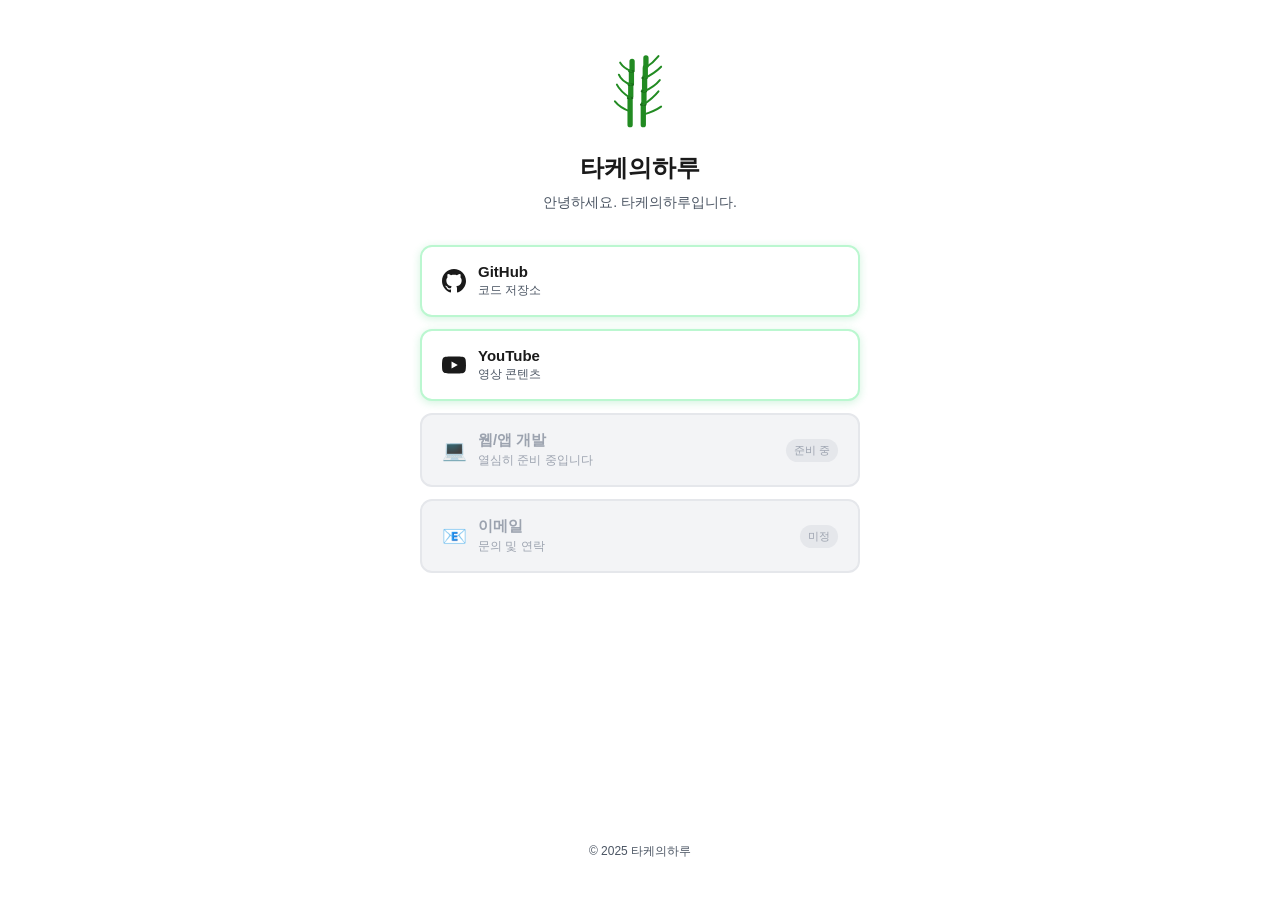
<file: index.html>
<!DOCTYPE html>
<html lang="ko">
<head>
    <meta charset="UTF-8">
    <meta name="viewport" content="width=device-width, initial-scale=1.0">
    <title>타케의하루</title>
    <link rel="icon" type="image/svg+xml" href="assets/logo.svg">
    <link rel="stylesheet" href="style.css">
</head>
<body>
    <div class="container">
        <!-- 프로필 섹션 -->
        <div class="profile">
            <div class="avatar">
                <img src="assets/logo.svg" alt="타케의하루 로고">
            </div>
            <h1 class="name">타케의하루</h1>
            <p class="bio">안녕하세요. 타케의하루입니다.</p>
        </div>

        <!-- 링크 섹션 -->
        <div class="links" id="links-container">
            <!-- links.js에서 동적으로 생성됨 -->
        </div>

        <footer>
            <p>© 2025 타케의하루</p>
        </footer>
    </div>

    <script src="links.js"></script>
</body>
</html>
</file>
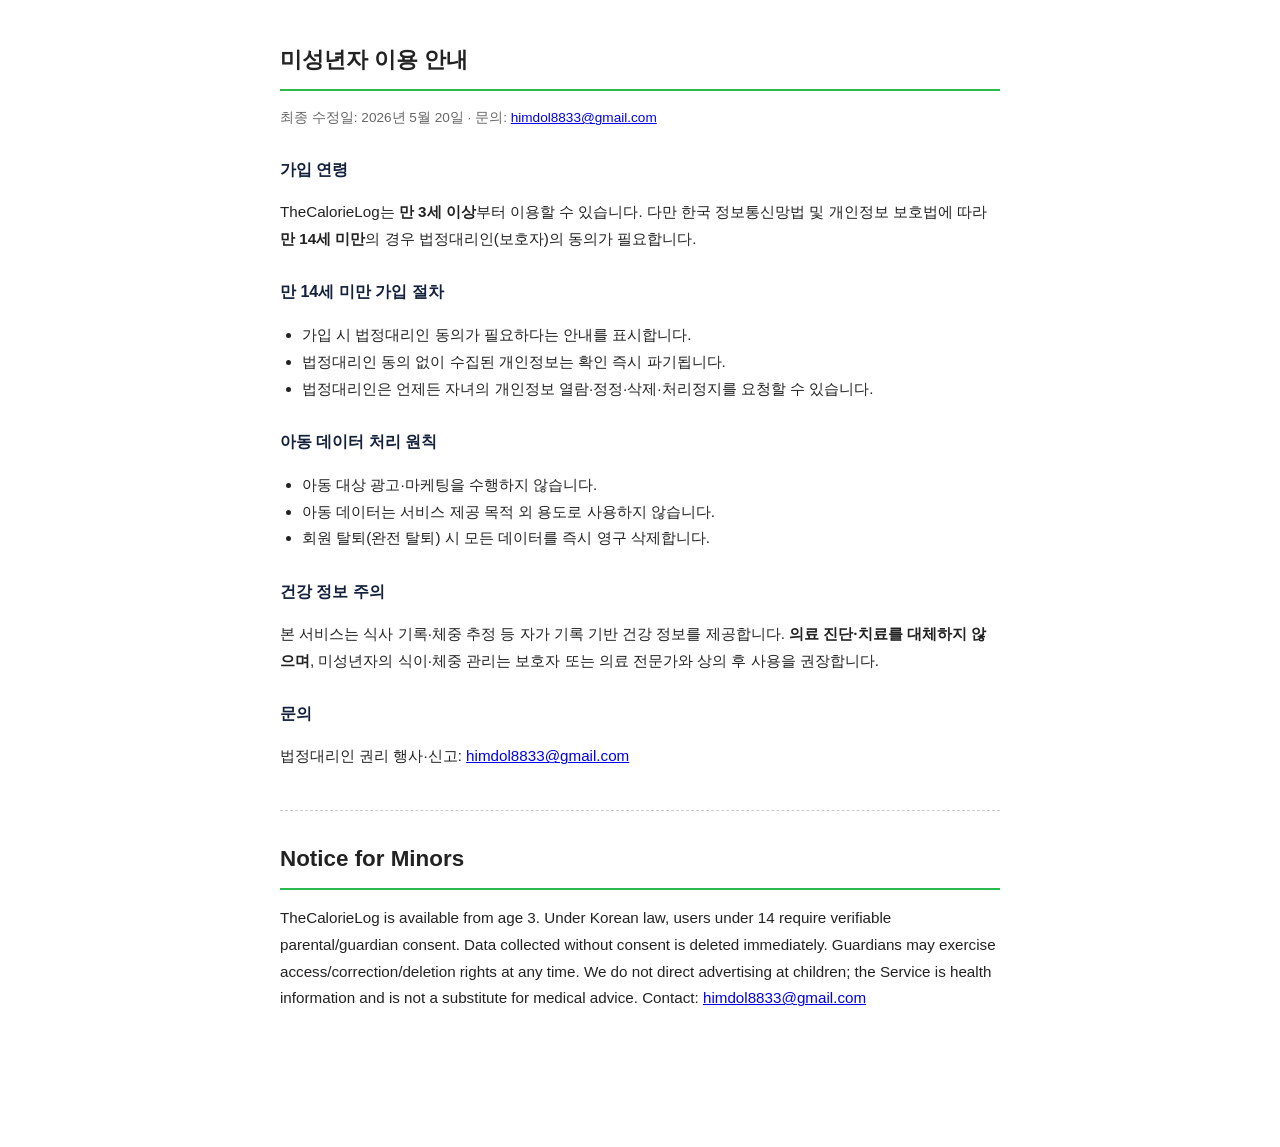
<file: children-privacy.html>
<!DOCTYPE html>
<html lang="ko">
<head>
  <meta charset="UTF-8">
  <meta name="viewport" content="width=device-width, initial-scale=1.0">
  <title>TheCalorieLog 미성년자 안내 · Notice for Minors</title>
  <style>
    body { font-family: -apple-system, BlinkMacSystemFont, 'Segoe UI', sans-serif; max-width: 720px; margin: 40px auto; padding: 0 22px 80px; color: #222; line-height: 1.75; }
    h1 { font-size: 1.4rem; border-bottom: 2px solid #2ABA4E; padding-bottom: 10px; }
    h2 { font-size: 1.0rem; margin-top: 26px; color: #14213D; }
    p, li { font-size: 0.95rem; }
    ul { padding-left: 22px; }
    .meta { color: #666; font-size: 0.85rem; margin-bottom: 20px; }
    hr.sep { border: none; border-top: 1px dashed #CCC; margin: 40px 0 28px; }
  </style>
</head>
<body>

  <h1>미성년자 이용 안내</h1>
  <p class="meta">최종 수정일: 2026년 5월 20일 · 문의: <a href="mailto:himdol8833@gmail.com">himdol8833@gmail.com</a></p>

  <h2>가입 연령</h2>
  <p>TheCalorieLog는 <strong>만 3세 이상</strong>부터 이용할 수 있습니다. 다만 한국 정보통신망법 및 개인정보 보호법에 따라 <strong>만 14세 미만</strong>의 경우 법정대리인(보호자)의 동의가 필요합니다.</p>

  <h2>만 14세 미만 가입 절차</h2>
  <ul>
    <li>가입 시 법정대리인 동의가 필요하다는 안내를 표시합니다.</li>
    <li>법정대리인 동의 없이 수집된 개인정보는 확인 즉시 파기됩니다.</li>
    <li>법정대리인은 언제든 자녀의 개인정보 열람·정정·삭제·처리정지를 요청할 수 있습니다.</li>
  </ul>

  <h2>아동 데이터 처리 원칙</h2>
  <ul>
    <li>아동 대상 광고·마케팅을 수행하지 않습니다.</li>
    <li>아동 데이터는 서비스 제공 목적 외 용도로 사용하지 않습니다.</li>
    <li>회원 탈퇴(완전 탈퇴) 시 모든 데이터를 즉시 영구 삭제합니다.</li>
  </ul>

  <h2>건강 정보 주의</h2>
  <p>본 서비스는 식사 기록·체중 추정 등 자가 기록 기반 건강 정보를 제공합니다. <strong>의료 진단·치료를 대체하지 않으며</strong>, 미성년자의 식이·체중 관리는 보호자 또는 의료 전문가와 상의 후 사용을 권장합니다.</p>

  <h2>문의</h2>
  <p>법정대리인 권리 행사·신고: <a href="mailto:himdol8833@gmail.com">himdol8833@gmail.com</a></p>

  <hr class="sep">

  <h1>Notice for Minors</h1>
  <p>TheCalorieLog is available from age 3. Under Korean law, users under 14 require verifiable parental/guardian consent. Data collected without consent is deleted immediately. Guardians may exercise access/correction/deletion rights at any time. We do not direct advertising at children; the Service is health information and is not a substitute for medical advice. Contact: <a href="mailto:himdol8833@gmail.com">himdol8833@gmail.com</a></p>

</body>
</html>
</file>
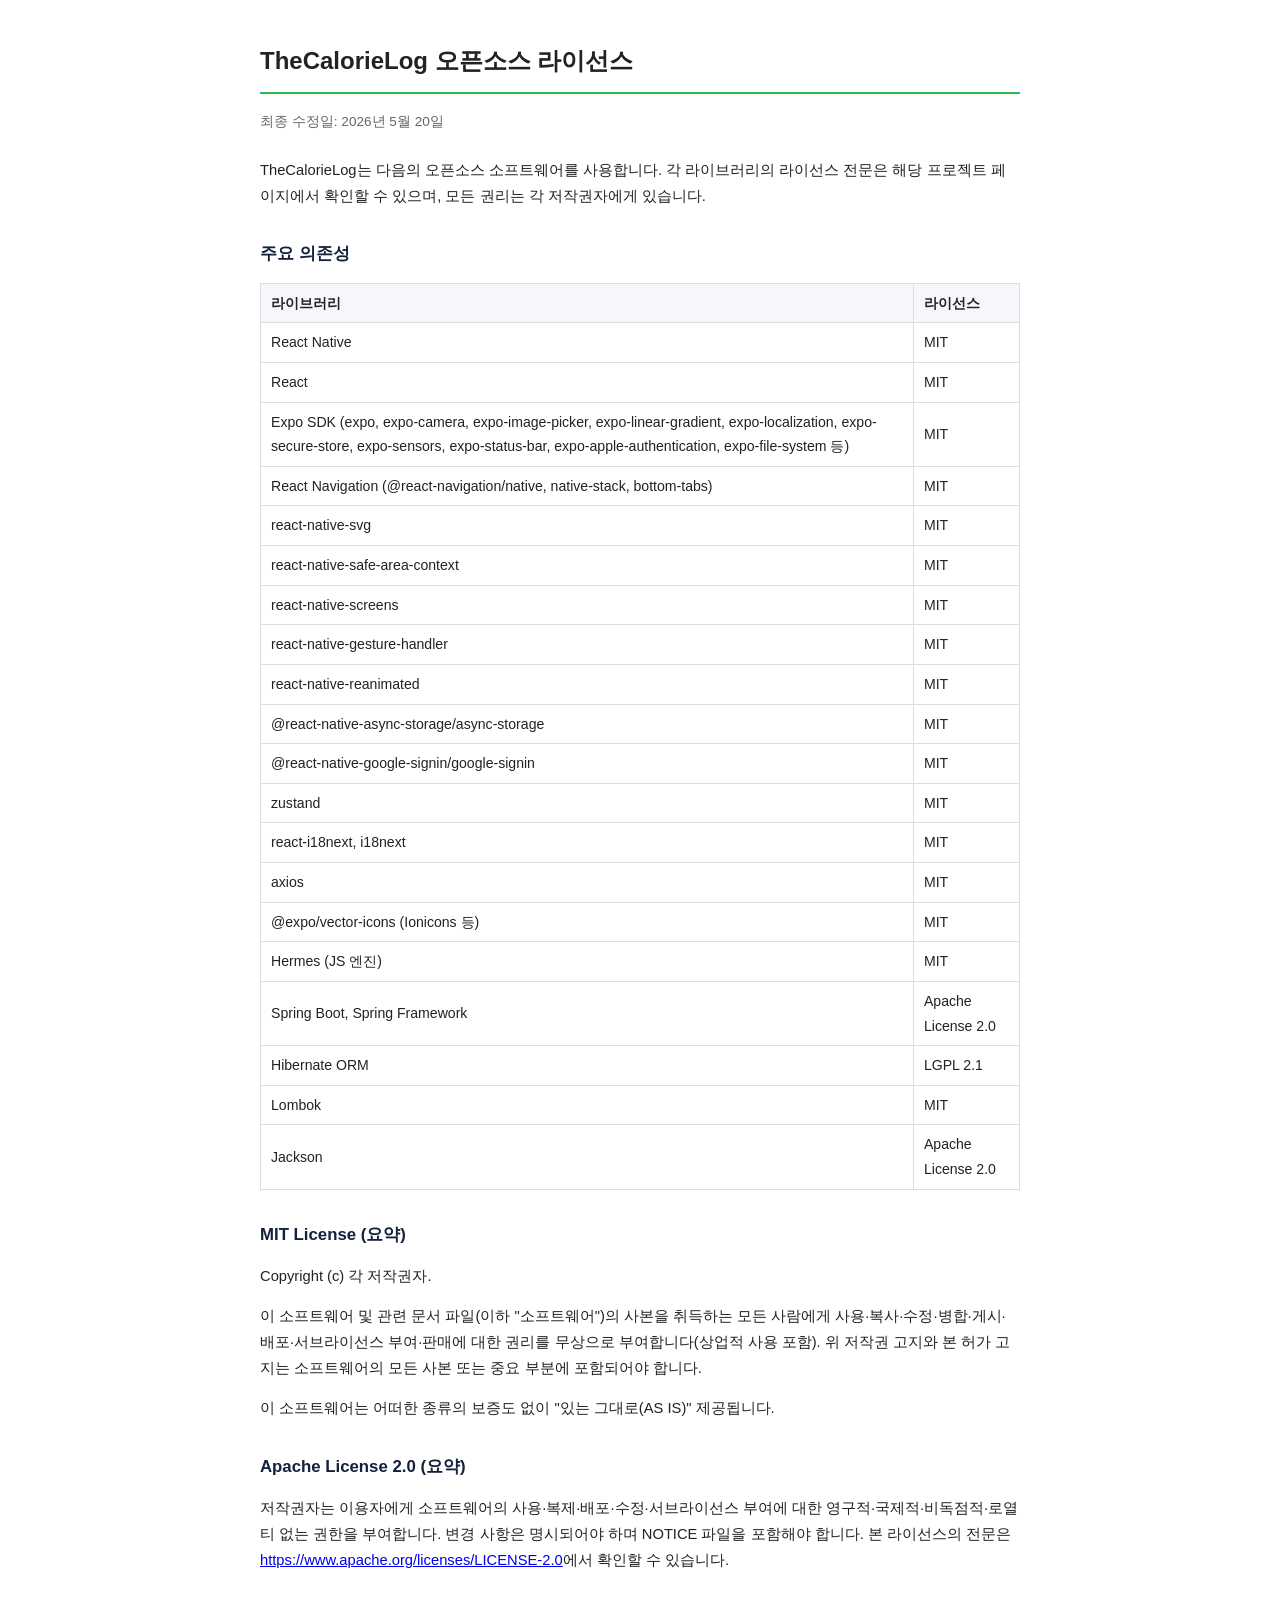
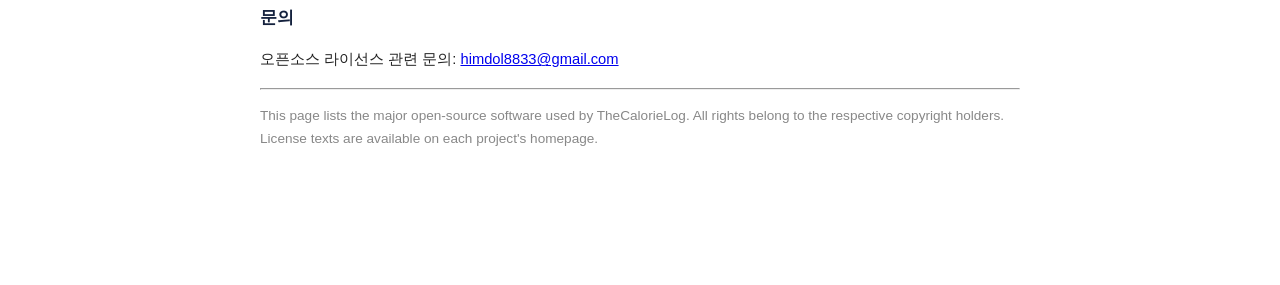
<file: licenses.html>
<!DOCTYPE html>
<html lang="ko">
<head>
  <meta charset="UTF-8">
  <meta name="viewport" content="width=device-width, initial-scale=1.0">
  <title>TheCalorieLog 오픈소스 라이선스 · Open-Source Licenses</title>
  <style>
    body { font-family: -apple-system, BlinkMacSystemFont, 'Segoe UI', sans-serif; max-width: 760px; margin: 40px auto; padding: 0 22px 80px; color: #222; line-height: 1.75; }
    h1 { font-size: 1.5rem; border-bottom: 2px solid #2ABA4E; padding-bottom: 10px; }
    h2 { font-size: 1.05rem; margin-top: 30px; color: #14213D; }
    p, li { font-size: 0.92rem; }
    ul { padding-left: 22px; }
    .meta { color: #666; font-size: 0.85rem; margin-bottom: 24px; }
    code { background: #F1F3F8; padding: 2px 5px; border-radius: 4px; font-size: 0.85rem; }
    table { border-collapse: collapse; width: 100%; margin: 10px 0 18px; font-size: 0.88rem; }
    th, td { border: 1px solid #DDD; padding: 7px 10px; text-align: left; }
    th { background: #F5F7FB; }
  </style>
</head>
<body>

  <h1>TheCalorieLog 오픈소스 라이선스</h1>
  <p class="meta">최종 수정일: 2026년 5월 20일</p>

  <p>TheCalorieLog는 다음의 오픈소스 소프트웨어를 사용합니다. 각 라이브러리의 라이선스 전문은 해당 프로젝트 페이지에서 확인할 수 있으며, 모든 권리는 각 저작권자에게 있습니다.</p>

  <h2>주요 의존성</h2>
  <table>
    <tr><th>라이브러리</th><th>라이선스</th></tr>
    <tr><td>React Native</td><td>MIT</td></tr>
    <tr><td>React</td><td>MIT</td></tr>
    <tr><td>Expo SDK (expo, expo-camera, expo-image-picker, expo-linear-gradient, expo-localization, expo-secure-store, expo-sensors, expo-status-bar, expo-apple-authentication, expo-file-system 등)</td><td>MIT</td></tr>
    <tr><td>React Navigation (@react-navigation/native, native-stack, bottom-tabs)</td><td>MIT</td></tr>
    <tr><td>react-native-svg</td><td>MIT</td></tr>
    <tr><td>react-native-safe-area-context</td><td>MIT</td></tr>
    <tr><td>react-native-screens</td><td>MIT</td></tr>
    <tr><td>react-native-gesture-handler</td><td>MIT</td></tr>
    <tr><td>react-native-reanimated</td><td>MIT</td></tr>
    <tr><td>@react-native-async-storage/async-storage</td><td>MIT</td></tr>
    <tr><td>@react-native-google-signin/google-signin</td><td>MIT</td></tr>
    <tr><td>zustand</td><td>MIT</td></tr>
    <tr><td>react-i18next, i18next</td><td>MIT</td></tr>
    <tr><td>axios</td><td>MIT</td></tr>
    <tr><td>@expo/vector-icons (Ionicons 등)</td><td>MIT</td></tr>
    <tr><td>Hermes (JS 엔진)</td><td>MIT</td></tr>
    <tr><td>Spring Boot, Spring Framework</td><td>Apache License 2.0</td></tr>
    <tr><td>Hibernate ORM</td><td>LGPL 2.1</td></tr>
    <tr><td>Lombok</td><td>MIT</td></tr>
    <tr><td>Jackson</td><td>Apache License 2.0</td></tr>
  </table>

  <h2>MIT License (요약)</h2>
  <p>Copyright (c) 각 저작권자.</p>
  <p>이 소프트웨어 및 관련 문서 파일(이하 "소프트웨어")의 사본을 취득하는 모든 사람에게 사용·복사·수정·병합·게시·배포·서브라이선스 부여·판매에 대한 권리를 무상으로 부여합니다(상업적 사용 포함). 위 저작권 고지와 본 허가 고지는 소프트웨어의 모든 사본 또는 중요 부분에 포함되어야 합니다.</p>
  <p>이 소프트웨어는 어떠한 종류의 보증도 없이 "있는 그대로(AS IS)" 제공됩니다.</p>

  <h2>Apache License 2.0 (요약)</h2>
  <p>저작권자는 이용자에게 소프트웨어의 사용·복제·배포·수정·서브라이선스 부여에 대한 영구적·국제적·비독점적·로열티 없는 권한을 부여합니다. 변경 사항은 명시되어야 하며 NOTICE 파일을 포함해야 합니다. 본 라이선스의 전문은 <a href="https://www.apache.org/licenses/LICENSE-2.0">https://www.apache.org/licenses/LICENSE-2.0</a>에서 확인할 수 있습니다.</p>

  <h2>문의</h2>
  <p>오픈소스 라이선스 관련 문의: <a href="mailto:himdol8833@gmail.com">himdol8833@gmail.com</a></p>

  <hr>
  <p style="font-size:0.85rem;color:#888;">This page lists the major open-source software used by TheCalorieLog. All rights belong to the respective copyright holders. License texts are available on each project's homepage.</p>

</body>
</html>
</file>
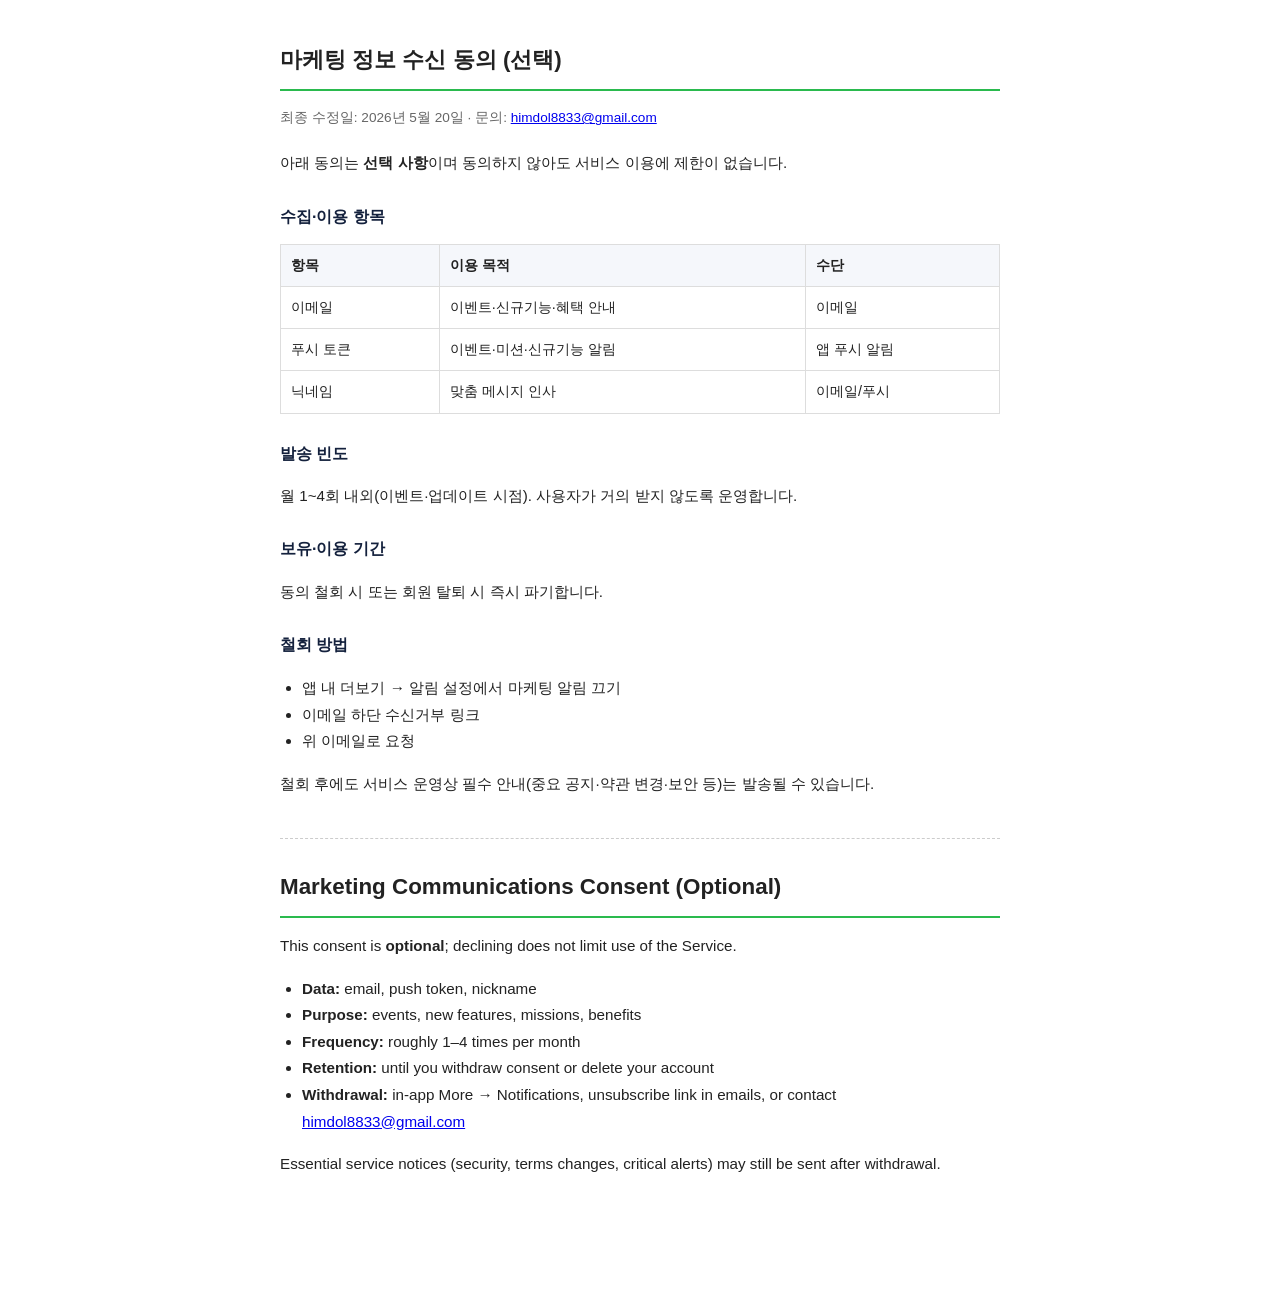
<file: marketing-consent.html>
<!DOCTYPE html>
<html lang="ko">
<head>
  <meta charset="UTF-8">
  <meta name="viewport" content="width=device-width, initial-scale=1.0">
  <title>TheCalorieLog 마케팅 정보 수신 동의 · Marketing Consent</title>
  <style>
    body { font-family: -apple-system, BlinkMacSystemFont, 'Segoe UI', sans-serif; max-width: 720px; margin: 40px auto; padding: 0 22px 80px; color: #222; line-height: 1.75; }
    h1 { font-size: 1.4rem; border-bottom: 2px solid #2ABA4E; padding-bottom: 10px; }
    h2 { font-size: 1.0rem; margin-top: 26px; color: #14213D; }
    p, li { font-size: 0.95rem; }
    ul { padding-left: 22px; }
    .meta { color: #666; font-size: 0.85rem; margin-bottom: 20px; }
    table { border-collapse: collapse; width: 100%; margin: 10px 0 18px; font-size: 0.9rem; }
    th, td { border: 1px solid #DDD; padding: 8px 10px; text-align: left; }
    th { background: #F5F7FB; }
    hr.sep { border: none; border-top: 1px dashed #CCC; margin: 40px 0 28px; }
  </style>
</head>
<body>

  <h1>마케팅 정보 수신 동의 (선택)</h1>
  <p class="meta">최종 수정일: 2026년 5월 20일 · 문의: <a href="mailto:himdol8833@gmail.com">himdol8833@gmail.com</a></p>

  <p>아래 동의는 <strong>선택 사항</strong>이며 동의하지 않아도 서비스 이용에 제한이 없습니다.</p>

  <h2>수집·이용 항목</h2>
  <table>
    <tr><th>항목</th><th>이용 목적</th><th>수단</th></tr>
    <tr><td>이메일</td><td>이벤트·신규기능·혜택 안내</td><td>이메일</td></tr>
    <tr><td>푸시 토큰</td><td>이벤트·미션·신규기능 알림</td><td>앱 푸시 알림</td></tr>
    <tr><td>닉네임</td><td>맞춤 메시지 인사</td><td>이메일/푸시</td></tr>
  </table>

  <h2>발송 빈도</h2>
  <p>월 1~4회 내외(이벤트·업데이트 시점). 사용자가 거의 받지 않도록 운영합니다.</p>

  <h2>보유·이용 기간</h2>
  <p>동의 철회 시 또는 회원 탈퇴 시 즉시 파기합니다.</p>

  <h2>철회 방법</h2>
  <ul>
    <li>앱 내 더보기 → 알림 설정에서 마케팅 알림 끄기</li>
    <li>이메일 하단 수신거부 링크</li>
    <li>위 이메일로 요청</li>
  </ul>
  <p>철회 후에도 서비스 운영상 필수 안내(중요 공지·약관 변경·보안 등)는 발송될 수 있습니다.</p>

  <hr class="sep">

  <h1>Marketing Communications Consent (Optional)</h1>
  <p>This consent is <strong>optional</strong>; declining does not limit use of the Service.</p>
  <ul>
    <li><strong>Data:</strong> email, push token, nickname</li>
    <li><strong>Purpose:</strong> events, new features, missions, benefits</li>
    <li><strong>Frequency:</strong> roughly 1–4 times per month</li>
    <li><strong>Retention:</strong> until you withdraw consent or delete your account</li>
    <li><strong>Withdrawal:</strong> in-app More → Notifications, unsubscribe link in emails, or contact <a href="mailto:himdol8833@gmail.com">himdol8833@gmail.com</a></li>
  </ul>
  <p>Essential service notices (security, terms changes, critical alerts) may still be sent after withdrawal.</p>

</body>
</html>
</file>
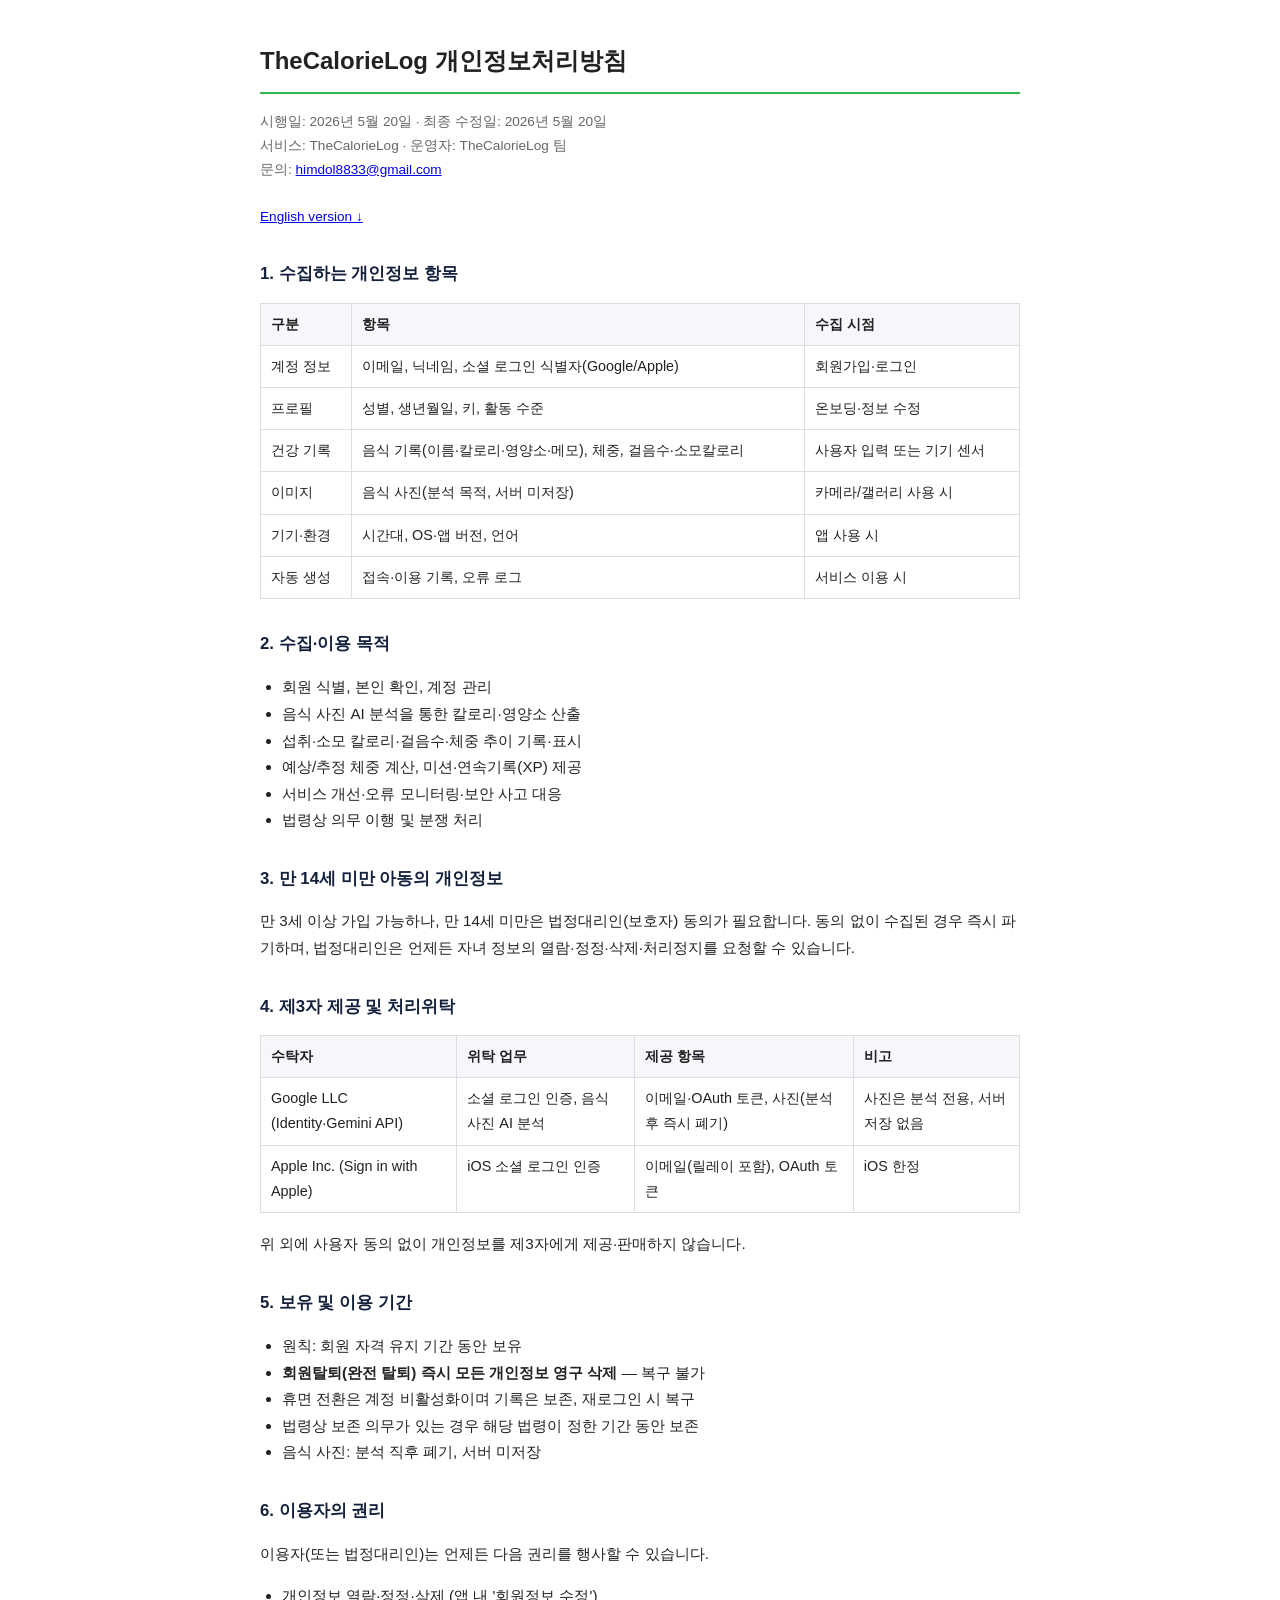
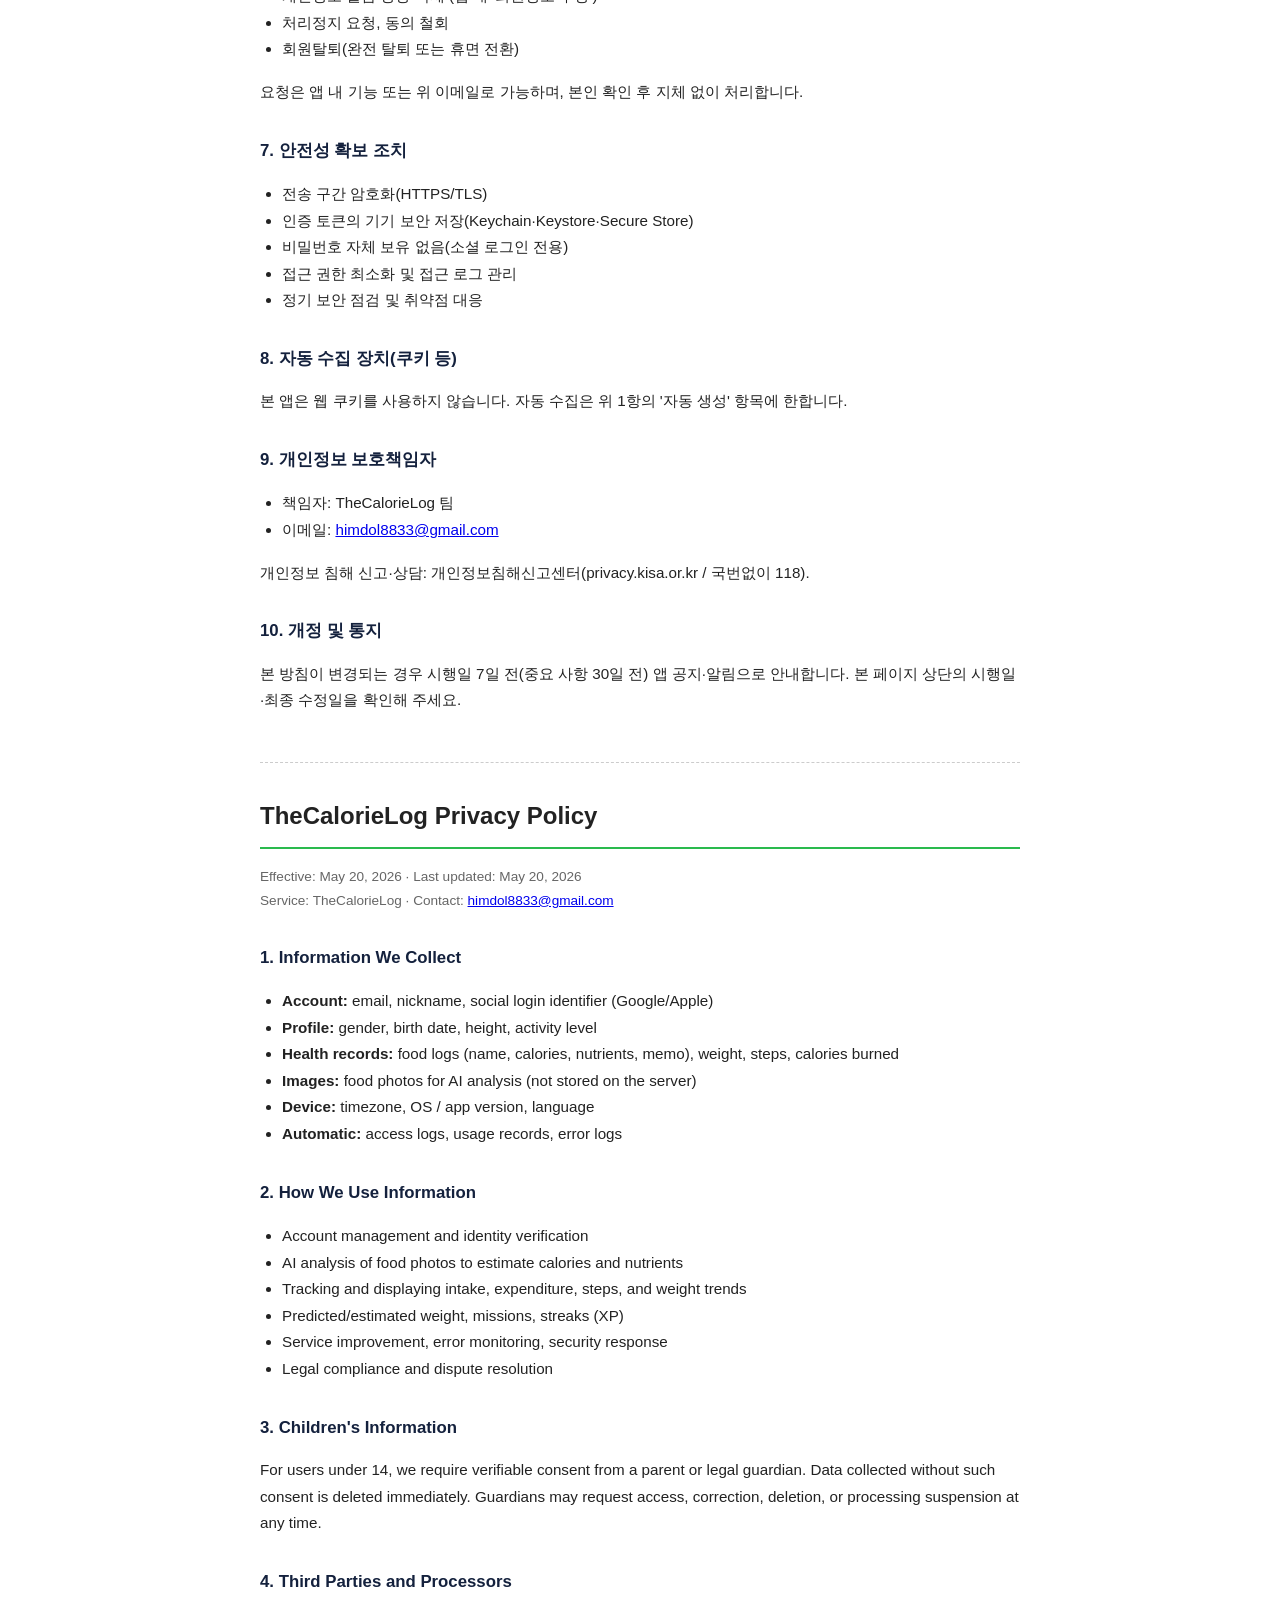
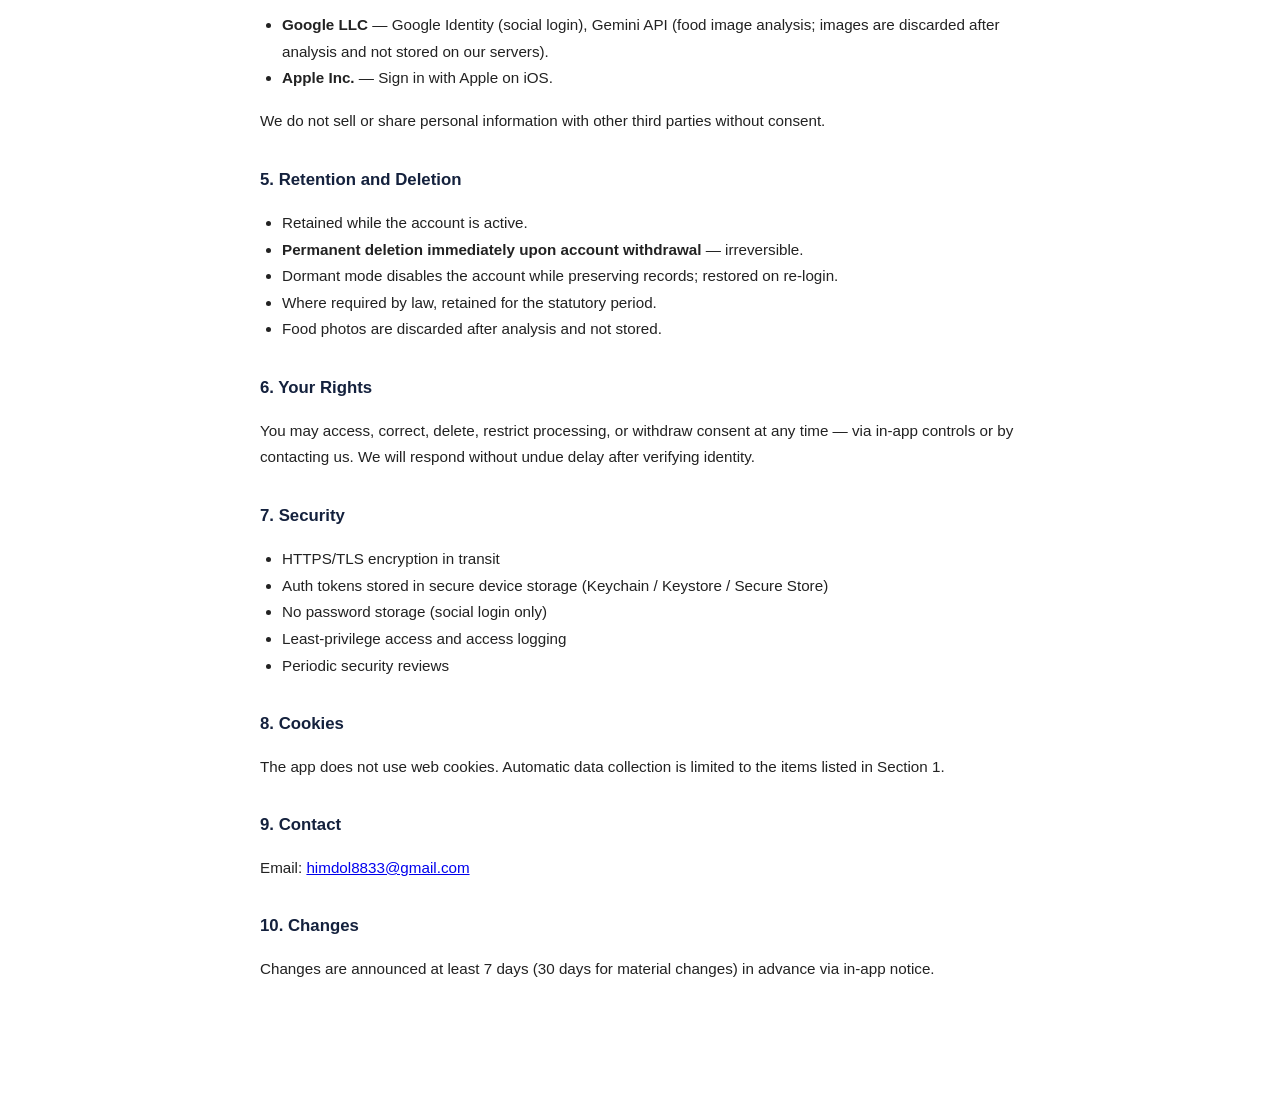
<file: privacy-policy.html>
<!DOCTYPE html>
<html lang="ko">
<head>
  <meta charset="UTF-8">
  <meta name="viewport" content="width=device-width, initial-scale=1.0">
  <title>TheCalorieLog 개인정보처리방침 · Privacy Policy</title>
  <style>
    body { font-family: -apple-system, BlinkMacSystemFont, 'Segoe UI', sans-serif; max-width: 760px; margin: 40px auto; padding: 0 22px 80px; color: #222; line-height: 1.75; }
    h1 { font-size: 1.5rem; border-bottom: 2px solid #2ABA4E; padding-bottom: 10px; }
    h2 { font-size: 1.05rem; margin-top: 30px; color: #14213D; }
    p, li { font-size: 0.95rem; }
    ul { padding-left: 22px; }
    .meta { color: #666; font-size: 0.85rem; margin-bottom: 24px; }
    .lang-switch { font-size: 0.85rem; margin: 16px 0; }
    table { border-collapse: collapse; width: 100%; margin: 12px 0 18px; font-size: 0.9rem; }
    th, td { border: 1px solid #DDD; padding: 8px 10px; text-align: left; vertical-align: top; }
    th { background: #F5F7FB; }
    hr.sep { border: none; border-top: 1px dashed #CCC; margin: 48px 0 32px; }
  </style>
</head>
<body>

  <h1>TheCalorieLog 개인정보처리방침</h1>
  <p class="meta">
    시행일: 2026년 5월 20일 · 최종 수정일: 2026년 5월 20일<br>
    서비스: TheCalorieLog · 운영자: TheCalorieLog 팀<br>
    문의: <a href="mailto:himdol8833@gmail.com">himdol8833@gmail.com</a>
  </p>
  <p class="lang-switch"><a href="#en">English version ↓</a></p>

  <h2>1. 수집하는 개인정보 항목</h2>
  <table>
    <tr><th>구분</th><th>항목</th><th>수집 시점</th></tr>
    <tr><td>계정 정보</td><td>이메일, 닉네임, 소셜 로그인 식별자(Google/Apple)</td><td>회원가입·로그인</td></tr>
    <tr><td>프로필</td><td>성별, 생년월일, 키, 활동 수준</td><td>온보딩·정보 수정</td></tr>
    <tr><td>건강 기록</td><td>음식 기록(이름·칼로리·영양소·메모), 체중, 걸음수·소모칼로리</td><td>사용자 입력 또는 기기 센서</td></tr>
    <tr><td>이미지</td><td>음식 사진(분석 목적, 서버 미저장)</td><td>카메라/갤러리 사용 시</td></tr>
    <tr><td>기기·환경</td><td>시간대, OS·앱 버전, 언어</td><td>앱 사용 시</td></tr>
    <tr><td>자동 생성</td><td>접속·이용 기록, 오류 로그</td><td>서비스 이용 시</td></tr>
  </table>

  <h2>2. 수집·이용 목적</h2>
  <ul>
    <li>회원 식별, 본인 확인, 계정 관리</li>
    <li>음식 사진 AI 분석을 통한 칼로리·영양소 산출</li>
    <li>섭취·소모 칼로리·걸음수·체중 추이 기록·표시</li>
    <li>예상/추정 체중 계산, 미션·연속기록(XP) 제공</li>
    <li>서비스 개선·오류 모니터링·보안 사고 대응</li>
    <li>법령상 의무 이행 및 분쟁 처리</li>
  </ul>

  <h2>3. 만 14세 미만 아동의 개인정보</h2>
  <p>만 3세 이상 가입 가능하나, 만 14세 미만은 법정대리인(보호자) 동의가 필요합니다. 동의 없이 수집된 경우 즉시 파기하며, 법정대리인은 언제든 자녀 정보의 열람·정정·삭제·처리정지를 요청할 수 있습니다.</p>

  <h2>4. 제3자 제공 및 처리위탁</h2>
  <table>
    <tr><th>수탁자</th><th>위탁 업무</th><th>제공 항목</th><th>비고</th></tr>
    <tr><td>Google LLC (Identity·Gemini API)</td><td>소셜 로그인 인증, 음식 사진 AI 분석</td><td>이메일·OAuth 토큰, 사진(분석 후 즉시 폐기)</td><td>사진은 분석 전용, 서버 저장 없음</td></tr>
    <tr><td>Apple Inc. (Sign in with Apple)</td><td>iOS 소셜 로그인 인증</td><td>이메일(릴레이 포함), OAuth 토큰</td><td>iOS 한정</td></tr>
  </table>
  <p>위 외에 사용자 동의 없이 개인정보를 제3자에게 제공·판매하지 않습니다.</p>

  <h2>5. 보유 및 이용 기간</h2>
  <ul>
    <li>원칙: 회원 자격 유지 기간 동안 보유</li>
    <li><strong>회원탈퇴(완전 탈퇴) 즉시 모든 개인정보 영구 삭제</strong> — 복구 불가</li>
    <li>휴면 전환은 계정 비활성화이며 기록은 보존, 재로그인 시 복구</li>
    <li>법령상 보존 의무가 있는 경우 해당 법령이 정한 기간 동안 보존</li>
    <li>음식 사진: 분석 직후 폐기, 서버 미저장</li>
  </ul>

  <h2>6. 이용자의 권리</h2>
  <p>이용자(또는 법정대리인)는 언제든 다음 권리를 행사할 수 있습니다.</p>
  <ul>
    <li>개인정보 열람·정정·삭제 (앱 내 '회원정보 수정')</li>
    <li>처리정지 요청, 동의 철회</li>
    <li>회원탈퇴(완전 탈퇴 또는 휴면 전환)</li>
  </ul>
  <p>요청은 앱 내 기능 또는 위 이메일로 가능하며, 본인 확인 후 지체 없이 처리합니다.</p>

  <h2>7. 안전성 확보 조치</h2>
  <ul>
    <li>전송 구간 암호화(HTTPS/TLS)</li>
    <li>인증 토큰의 기기 보안 저장(Keychain·Keystore·Secure Store)</li>
    <li>비밀번호 자체 보유 없음(소셜 로그인 전용)</li>
    <li>접근 권한 최소화 및 접근 로그 관리</li>
    <li>정기 보안 점검 및 취약점 대응</li>
  </ul>

  <h2>8. 자동 수집 장치(쿠키 등)</h2>
  <p>본 앱은 웹 쿠키를 사용하지 않습니다. 자동 수집은 위 1항의 '자동 생성' 항목에 한합니다.</p>

  <h2>9. 개인정보 보호책임자</h2>
  <ul>
    <li>책임자: TheCalorieLog 팀</li>
    <li>이메일: <a href="mailto:himdol8833@gmail.com">himdol8833@gmail.com</a></li>
  </ul>
  <p>개인정보 침해 신고·상담: 개인정보침해신고센터(privacy.kisa.or.kr / 국번없이 118).</p>

  <h2>10. 개정 및 통지</h2>
  <p>본 방침이 변경되는 경우 시행일 7일 전(중요 사항 30일 전) 앱 공지·알림으로 안내합니다. 본 페이지 상단의 시행일·최종 수정일을 확인해 주세요.</p>

  <hr class="sep">

  <h1 id="en">TheCalorieLog Privacy Policy</h1>
  <p class="meta">
    Effective: May 20, 2026 · Last updated: May 20, 2026<br>
    Service: TheCalorieLog · Contact: <a href="mailto:himdol8833@gmail.com">himdol8833@gmail.com</a>
  </p>

  <h2>1. Information We Collect</h2>
  <ul>
    <li><strong>Account:</strong> email, nickname, social login identifier (Google/Apple)</li>
    <li><strong>Profile:</strong> gender, birth date, height, activity level</li>
    <li><strong>Health records:</strong> food logs (name, calories, nutrients, memo), weight, steps, calories burned</li>
    <li><strong>Images:</strong> food photos for AI analysis (not stored on the server)</li>
    <li><strong>Device:</strong> timezone, OS / app version, language</li>
    <li><strong>Automatic:</strong> access logs, usage records, error logs</li>
  </ul>

  <h2>2. How We Use Information</h2>
  <ul>
    <li>Account management and identity verification</li>
    <li>AI analysis of food photos to estimate calories and nutrients</li>
    <li>Tracking and displaying intake, expenditure, steps, and weight trends</li>
    <li>Predicted/estimated weight, missions, streaks (XP)</li>
    <li>Service improvement, error monitoring, security response</li>
    <li>Legal compliance and dispute resolution</li>
  </ul>

  <h2>3. Children's Information</h2>
  <p>For users under 14, we require verifiable consent from a parent or legal guardian. Data collected without such consent is deleted immediately. Guardians may request access, correction, deletion, or processing suspension at any time.</p>

  <h2>4. Third Parties and Processors</h2>
  <ul>
    <li><strong>Google LLC</strong> — Google Identity (social login), Gemini API (food image analysis; images are discarded after analysis and not stored on our servers).</li>
    <li><strong>Apple Inc.</strong> — Sign in with Apple on iOS.</li>
  </ul>
  <p>We do not sell or share personal information with other third parties without consent.</p>

  <h2>5. Retention and Deletion</h2>
  <ul>
    <li>Retained while the account is active.</li>
    <li><strong>Permanent deletion immediately upon account withdrawal</strong> — irreversible.</li>
    <li>Dormant mode disables the account while preserving records; restored on re-login.</li>
    <li>Where required by law, retained for the statutory period.</li>
    <li>Food photos are discarded after analysis and not stored.</li>
  </ul>

  <h2>6. Your Rights</h2>
  <p>You may access, correct, delete, restrict processing, or withdraw consent at any time — via in-app controls or by contacting us. We will respond without undue delay after verifying identity.</p>

  <h2>7. Security</h2>
  <ul>
    <li>HTTPS/TLS encryption in transit</li>
    <li>Auth tokens stored in secure device storage (Keychain / Keystore / Secure Store)</li>
    <li>No password storage (social login only)</li>
    <li>Least-privilege access and access logging</li>
    <li>Periodic security reviews</li>
  </ul>

  <h2>8. Cookies</h2>
  <p>The app does not use web cookies. Automatic data collection is limited to the items listed in Section 1.</p>

  <h2>9. Contact</h2>
  <p>Email: <a href="mailto:himdol8833@gmail.com">himdol8833@gmail.com</a></p>

  <h2>10. Changes</h2>
  <p>Changes are announced at least 7 days (30 days for material changes) in advance via in-app notice.</p>

</body>
</html>
</file>
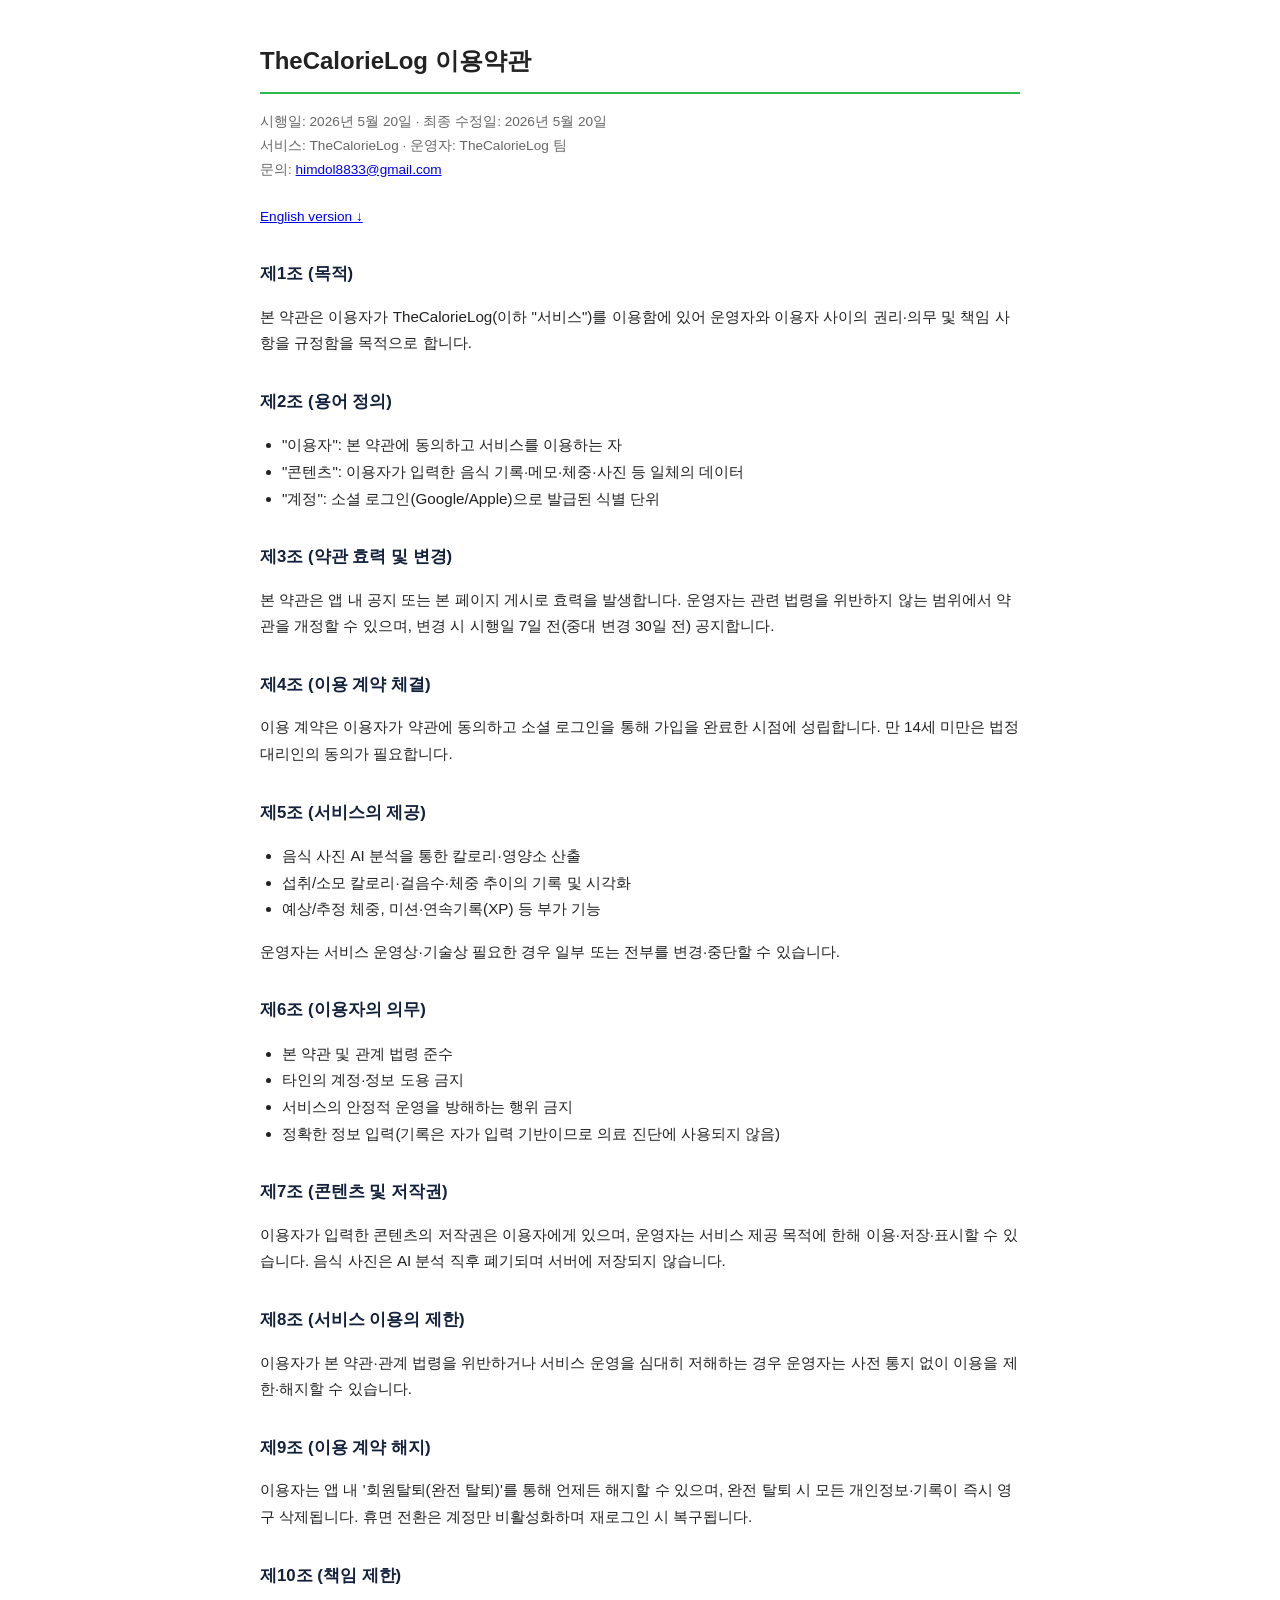
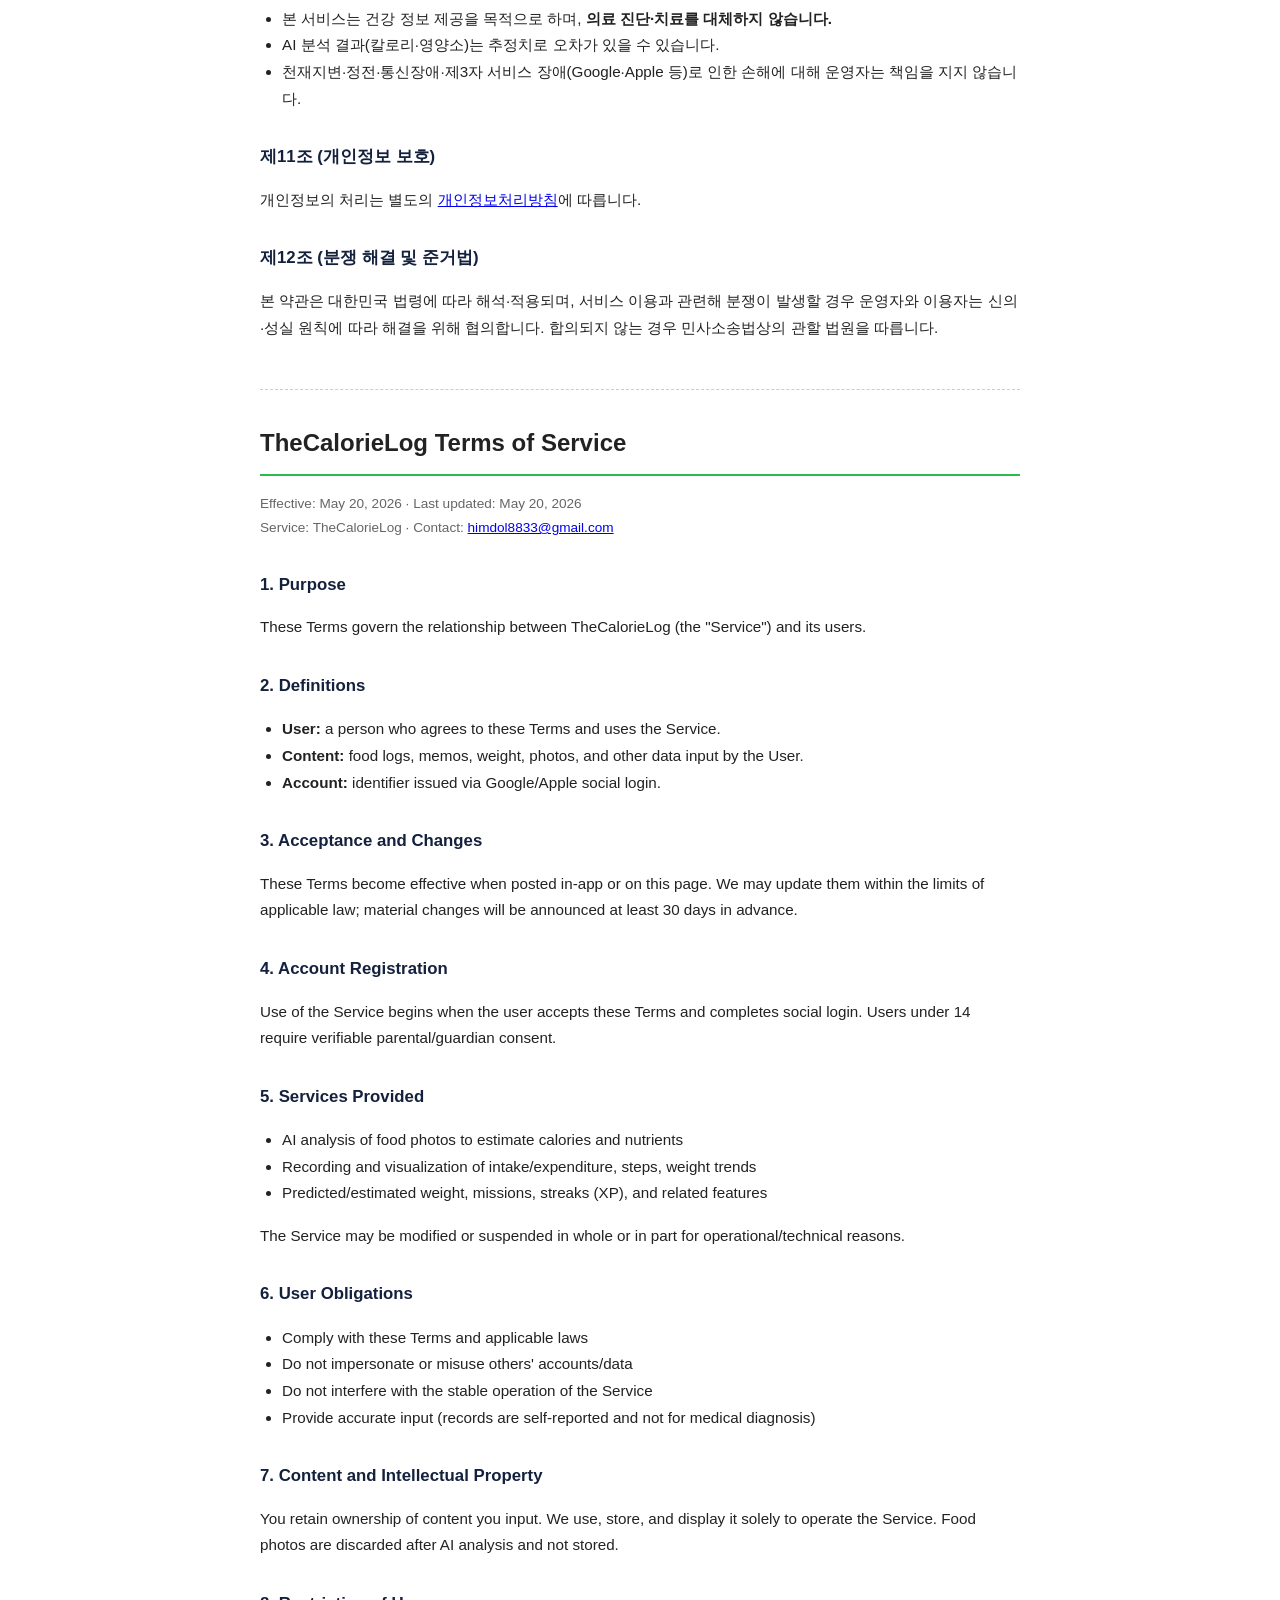
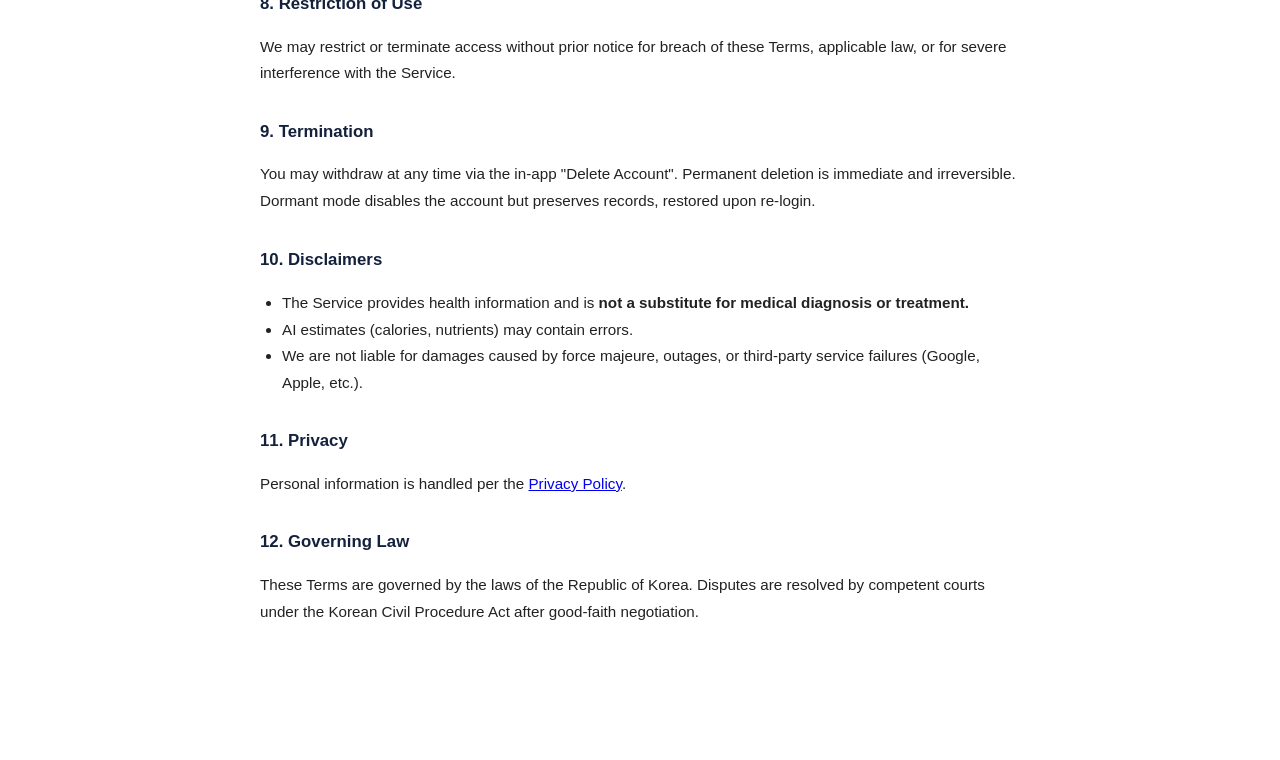
<file: terms-of-service.html>
<!DOCTYPE html>
<html lang="ko">
<head>
  <meta charset="UTF-8">
  <meta name="viewport" content="width=device-width, initial-scale=1.0">
  <title>TheCalorieLog 이용약관 · Terms of Service</title>
  <style>
    body { font-family: -apple-system, BlinkMacSystemFont, 'Segoe UI', sans-serif; max-width: 760px; margin: 40px auto; padding: 0 22px 80px; color: #222; line-height: 1.75; }
    h1 { font-size: 1.5rem; border-bottom: 2px solid #2ABA4E; padding-bottom: 10px; }
    h2 { font-size: 1.05rem; margin-top: 30px; color: #14213D; }
    p, li { font-size: 0.95rem; }
    ul { padding-left: 22px; }
    .meta { color: #666; font-size: 0.85rem; margin-bottom: 24px; }
    .lang-switch { font-size: 0.85rem; margin: 16px 0; }
    hr.sep { border: none; border-top: 1px dashed #CCC; margin: 48px 0 32px; }
  </style>
</head>
<body>

  <h1>TheCalorieLog 이용약관</h1>
  <p class="meta">
    시행일: 2026년 5월 20일 · 최종 수정일: 2026년 5월 20일<br>
    서비스: TheCalorieLog · 운영자: TheCalorieLog 팀<br>
    문의: <a href="mailto:himdol8833@gmail.com">himdol8833@gmail.com</a>
  </p>
  <p class="lang-switch"><a href="#en">English version ↓</a></p>

  <h2>제1조 (목적)</h2>
  <p>본 약관은 이용자가 TheCalorieLog(이하 "서비스")를 이용함에 있어 운영자와 이용자 사이의 권리·의무 및 책임 사항을 규정함을 목적으로 합니다.</p>

  <h2>제2조 (용어 정의)</h2>
  <ul>
    <li>"이용자": 본 약관에 동의하고 서비스를 이용하는 자</li>
    <li>"콘텐츠": 이용자가 입력한 음식 기록·메모·체중·사진 등 일체의 데이터</li>
    <li>"계정": 소셜 로그인(Google/Apple)으로 발급된 식별 단위</li>
  </ul>

  <h2>제3조 (약관 효력 및 변경)</h2>
  <p>본 약관은 앱 내 공지 또는 본 페이지 게시로 효력을 발생합니다. 운영자는 관련 법령을 위반하지 않는 범위에서 약관을 개정할 수 있으며, 변경 시 시행일 7일 전(중대 변경 30일 전) 공지합니다.</p>

  <h2>제4조 (이용 계약 체결)</h2>
  <p>이용 계약은 이용자가 약관에 동의하고 소셜 로그인을 통해 가입을 완료한 시점에 성립합니다. 만 14세 미만은 법정대리인의 동의가 필요합니다.</p>

  <h2>제5조 (서비스의 제공)</h2>
  <ul>
    <li>음식 사진 AI 분석을 통한 칼로리·영양소 산출</li>
    <li>섭취/소모 칼로리·걸음수·체중 추이의 기록 및 시각화</li>
    <li>예상/추정 체중, 미션·연속기록(XP) 등 부가 기능</li>
  </ul>
  <p>운영자는 서비스 운영상·기술상 필요한 경우 일부 또는 전부를 변경·중단할 수 있습니다.</p>

  <h2>제6조 (이용자의 의무)</h2>
  <ul>
    <li>본 약관 및 관계 법령 준수</li>
    <li>타인의 계정·정보 도용 금지</li>
    <li>서비스의 안정적 운영을 방해하는 행위 금지</li>
    <li>정확한 정보 입력(기록은 자가 입력 기반이므로 의료 진단에 사용되지 않음)</li>
  </ul>

  <h2>제7조 (콘텐츠 및 저작권)</h2>
  <p>이용자가 입력한 콘텐츠의 저작권은 이용자에게 있으며, 운영자는 서비스 제공 목적에 한해 이용·저장·표시할 수 있습니다. 음식 사진은 AI 분석 직후 폐기되며 서버에 저장되지 않습니다.</p>

  <h2>제8조 (서비스 이용의 제한)</h2>
  <p>이용자가 본 약관·관계 법령을 위반하거나 서비스 운영을 심대히 저해하는 경우 운영자는 사전 통지 없이 이용을 제한·해지할 수 있습니다.</p>

  <h2>제9조 (이용 계약 해지)</h2>
  <p>이용자는 앱 내 '회원탈퇴(완전 탈퇴)'를 통해 언제든 해지할 수 있으며, 완전 탈퇴 시 모든 개인정보·기록이 즉시 영구 삭제됩니다. 휴면 전환은 계정만 비활성화하며 재로그인 시 복구됩니다.</p>

  <h2>제10조 (책임 제한)</h2>
  <ul>
    <li>본 서비스는 건강 정보 제공을 목적으로 하며, <strong>의료 진단·치료를 대체하지 않습니다.</strong></li>
    <li>AI 분석 결과(칼로리·영양소)는 추정치로 오차가 있을 수 있습니다.</li>
    <li>천재지변·정전·통신장애·제3자 서비스 장애(Google·Apple 등)로 인한 손해에 대해 운영자는 책임을 지지 않습니다.</li>
  </ul>

  <h2>제11조 (개인정보 보호)</h2>
  <p>개인정보의 처리는 별도의 <a href="./privacy-policy.html">개인정보처리방침</a>에 따릅니다.</p>

  <h2>제12조 (분쟁 해결 및 준거법)</h2>
  <p>본 약관은 대한민국 법령에 따라 해석·적용되며, 서비스 이용과 관련해 분쟁이 발생할 경우 운영자와 이용자는 신의·성실 원칙에 따라 해결을 위해 협의합니다. 합의되지 않는 경우 민사소송법상의 관할 법원을 따릅니다.</p>

  <hr class="sep">

  <h1 id="en">TheCalorieLog Terms of Service</h1>
  <p class="meta">
    Effective: May 20, 2026 · Last updated: May 20, 2026<br>
    Service: TheCalorieLog · Contact: <a href="mailto:himdol8833@gmail.com">himdol8833@gmail.com</a>
  </p>

  <h2>1. Purpose</h2>
  <p>These Terms govern the relationship between TheCalorieLog (the "Service") and its users.</p>

  <h2>2. Definitions</h2>
  <ul>
    <li><strong>User:</strong> a person who agrees to these Terms and uses the Service.</li>
    <li><strong>Content:</strong> food logs, memos, weight, photos, and other data input by the User.</li>
    <li><strong>Account:</strong> identifier issued via Google/Apple social login.</li>
  </ul>

  <h2>3. Acceptance and Changes</h2>
  <p>These Terms become effective when posted in-app or on this page. We may update them within the limits of applicable law; material changes will be announced at least 30 days in advance.</p>

  <h2>4. Account Registration</h2>
  <p>Use of the Service begins when the user accepts these Terms and completes social login. Users under 14 require verifiable parental/guardian consent.</p>

  <h2>5. Services Provided</h2>
  <ul>
    <li>AI analysis of food photos to estimate calories and nutrients</li>
    <li>Recording and visualization of intake/expenditure, steps, weight trends</li>
    <li>Predicted/estimated weight, missions, streaks (XP), and related features</li>
  </ul>
  <p>The Service may be modified or suspended in whole or in part for operational/technical reasons.</p>

  <h2>6. User Obligations</h2>
  <ul>
    <li>Comply with these Terms and applicable laws</li>
    <li>Do not impersonate or misuse others' accounts/data</li>
    <li>Do not interfere with the stable operation of the Service</li>
    <li>Provide accurate input (records are self-reported and not for medical diagnosis)</li>
  </ul>

  <h2>7. Content and Intellectual Property</h2>
  <p>You retain ownership of content you input. We use, store, and display it solely to operate the Service. Food photos are discarded after AI analysis and not stored.</p>

  <h2>8. Restriction of Use</h2>
  <p>We may restrict or terminate access without prior notice for breach of these Terms, applicable law, or for severe interference with the Service.</p>

  <h2>9. Termination</h2>
  <p>You may withdraw at any time via the in-app "Delete Account". Permanent deletion is immediate and irreversible. Dormant mode disables the account but preserves records, restored upon re-login.</p>

  <h2>10. Disclaimers</h2>
  <ul>
    <li>The Service provides health information and is <strong>not a substitute for medical diagnosis or treatment.</strong></li>
    <li>AI estimates (calories, nutrients) may contain errors.</li>
    <li>We are not liable for damages caused by force majeure, outages, or third-party service failures (Google, Apple, etc.).</li>
  </ul>

  <h2>11. Privacy</h2>
  <p>Personal information is handled per the <a href="./privacy-policy.html">Privacy Policy</a>.</p>

  <h2>12. Governing Law</h2>
  <p>These Terms are governed by the laws of the Republic of Korea. Disputes are resolved by competent courts under the Korean Civil Procedure Act after good-faith negotiation.</p>

</body>
</html>
</file>
<file: style.css>
/* ============================================
   타케의하루 - Linktree Style Page
   Theme: Light Green / Lime
   ============================================ */

:root {
    /* 메인 색상 - 수정하여 테마 변경 가능 */
    --primary: #22c55e;        /* 초록색 */
    --primary-light: #86efac;  /* 연두색 */
    --primary-dark: #16a34a;   /* 진한 초록 */

    /* 배경 & 텍스트 */
    --bg-gradient-start: #f0fdf4;
    --bg-gradient-end: #dcfce7;
    --text-primary: #1a1a1a;
    --text-secondary: #4b5563;

    /* 링크 버튼 */
    --link-bg: #ffffff;
    --link-hover: #f0fdf4;
    --link-border: #bbf7d0;
    --link-shadow: rgba(34, 197, 94, 0.2);

    /* 비활성 링크 */
    --disabled-bg: #f3f4f6;
    --disabled-text: #9ca3af;
    --disabled-border: #e5e7eb;
}

* {
    margin: 0;
    padding: 0;
    box-sizing: border-box;
}

body {
    font-family: -apple-system, BlinkMacSystemFont, 'Segoe UI', Roboto, 'Noto Sans KR', sans-serif;
    background: #ffffff;
    min-height: 100vh;
    color: var(--text-primary);
}

.container {
    max-width: 480px;
    margin: 0 auto;
    padding: 40px 20px;
    min-height: 100vh;
    display: flex;
    flex-direction: column;
}

/* 프로필 섹션 */
.profile {
    text-align: center;
    margin-bottom: 32px;
}

.avatar {
    width: 96px;
    height: 96px;
    margin: 0 auto 16px;
    background: #ffffff;
    border-radius: 50%;
    display: flex;
    align-items: center;
    justify-content: center;
    padding: 8px;
}

/* 프로필 이미지 사용시 */
.avatar img {
    width: 100%;
    height: 100%;
    object-fit: contain;
}

.name {
    font-size: 24px;
    font-weight: 700;
    color: var(--text-primary);
    margin-bottom: 8px;
}

.bio {
    font-size: 14px;
    color: var(--text-secondary);
    line-height: 1.5;
}

/* 링크 섹션 */
.links {
    display: flex;
    flex-direction: column;
    gap: 12px;
    flex: 1;
}

.link-item {
    display: flex;
    align-items: center;
    padding: 16px 20px;
    background: var(--link-bg);
    border: 2px solid var(--link-border);
    border-radius: 12px;
    text-decoration: none;
    color: var(--text-primary);
    transition: all 0.2s ease;
    box-shadow: 0 2px 8px var(--link-shadow);
}

.link-item:hover {
    transform: translateY(-2px);
    background: var(--link-hover);
    border-color: var(--primary);
    box-shadow: 0 4px 16px var(--link-shadow);
}

.link-item:active {
    transform: translateY(0);
}

/* 비활성 링크 (준비 중, 미정) */
.link-item.disabled {
    background: var(--disabled-bg);
    border-color: var(--disabled-border);
    color: var(--disabled-text);
    cursor: default;
    box-shadow: none;
}

.link-item.disabled:hover {
    transform: none;
    background: var(--disabled-bg);
    border-color: var(--disabled-border);
}

.link-icon {
    width: 24px;
    height: 24px;
    margin-right: 12px;
    display: flex;
    align-items: center;
    justify-content: center;
    font-size: 20px;
}

.link-icon svg {
    width: 24px;
    height: 24px;
    fill: currentColor;
}

.link-content {
    flex: 1;
}

.link-title {
    font-size: 15px;
    font-weight: 600;
}

.link-subtitle {
    font-size: 12px;
    color: var(--text-secondary);
    margin-top: 2px;
}

.link-item.disabled .link-subtitle {
    color: var(--disabled-text);
}

.link-badge {
    font-size: 11px;
    padding: 4px 8px;
    background: var(--primary-light);
    color: var(--primary-dark);
    border-radius: 20px;
    font-weight: 500;
}

.link-item.disabled .link-badge {
    background: var(--disabled-border);
    color: var(--disabled-text);
}

/* 푸터 */
footer {
    text-align: center;
    margin-top: 32px;
    padding-top: 20px;
}

footer p {
    font-size: 12px;
    color: var(--text-secondary);
}

/* 반응형 */
@media (max-width: 480px) {
    .container {
        padding: 32px 16px;
    }

    .avatar {
        width: 80px;
        height: 80px;
        font-size: 40px;
    }

    .name {
        font-size: 20px;
    }

    .link-item {
        padding: 14px 16px;
    }
}
</file>
